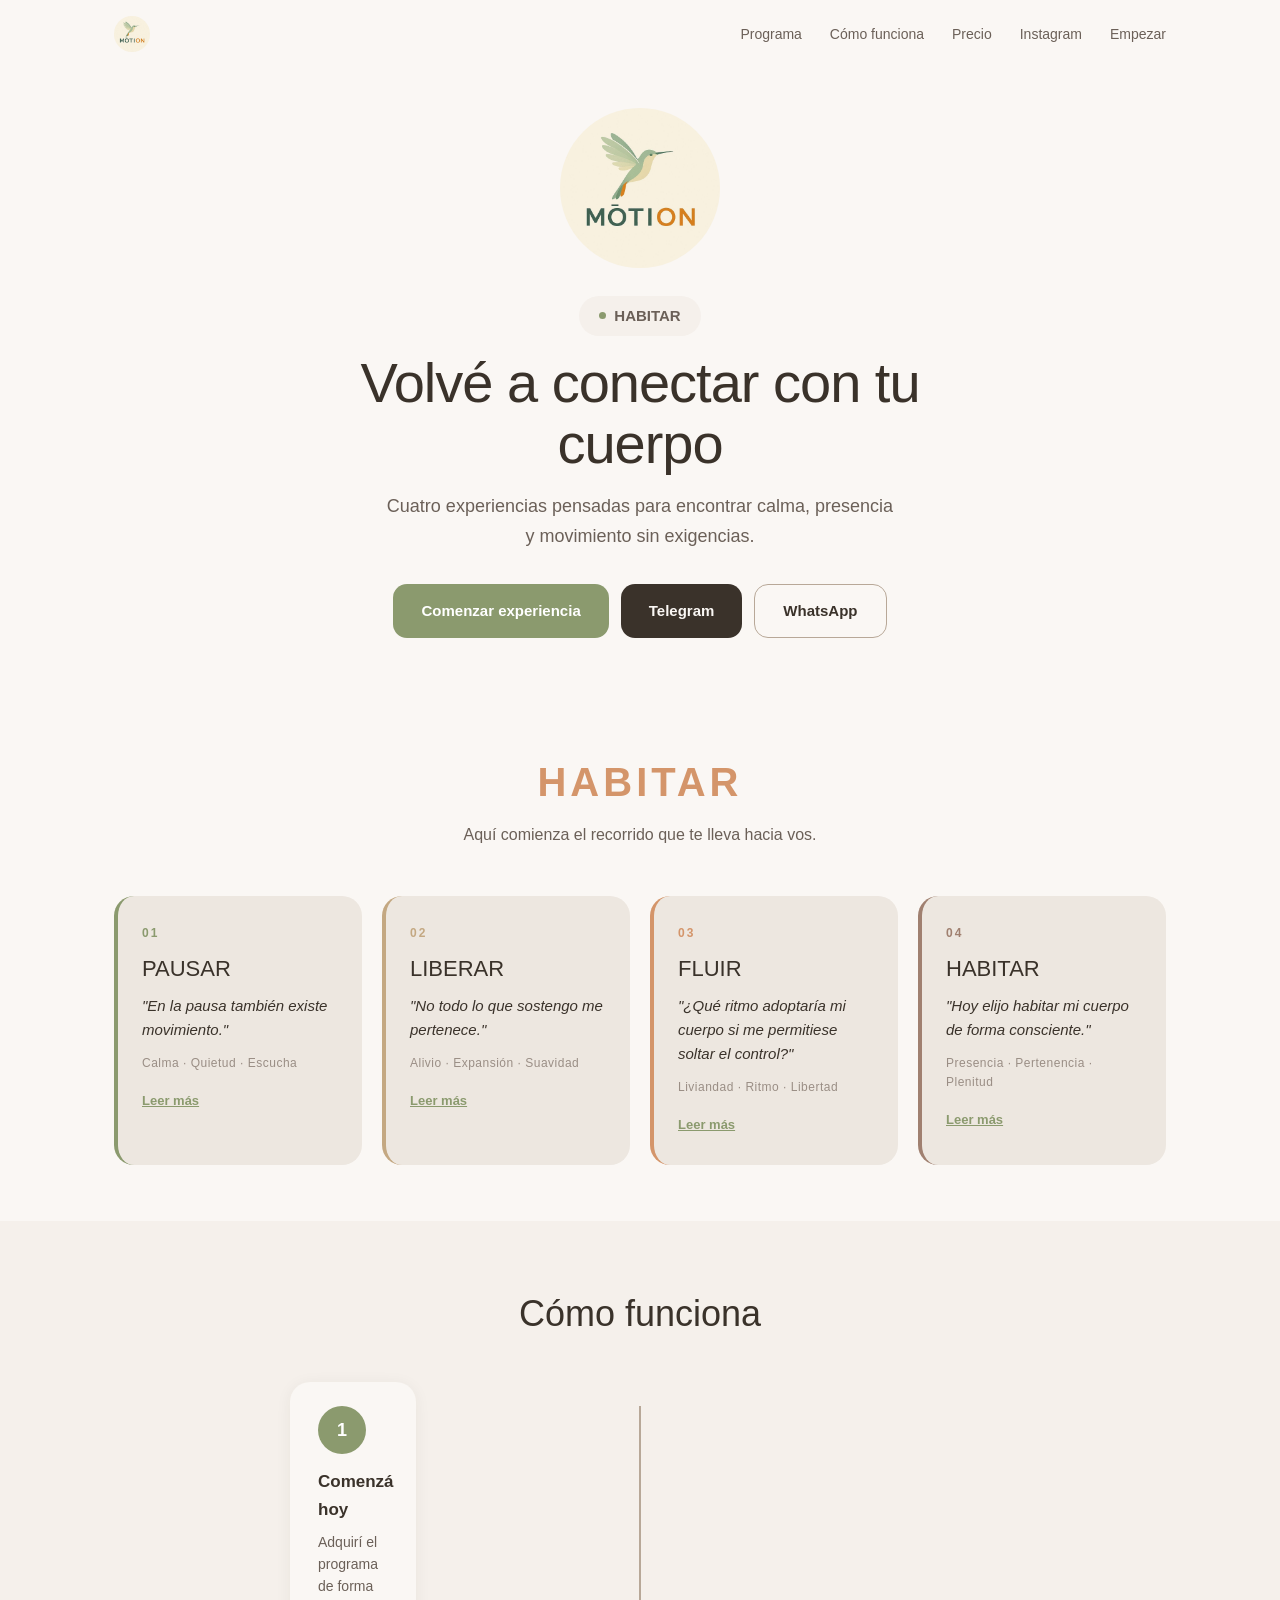
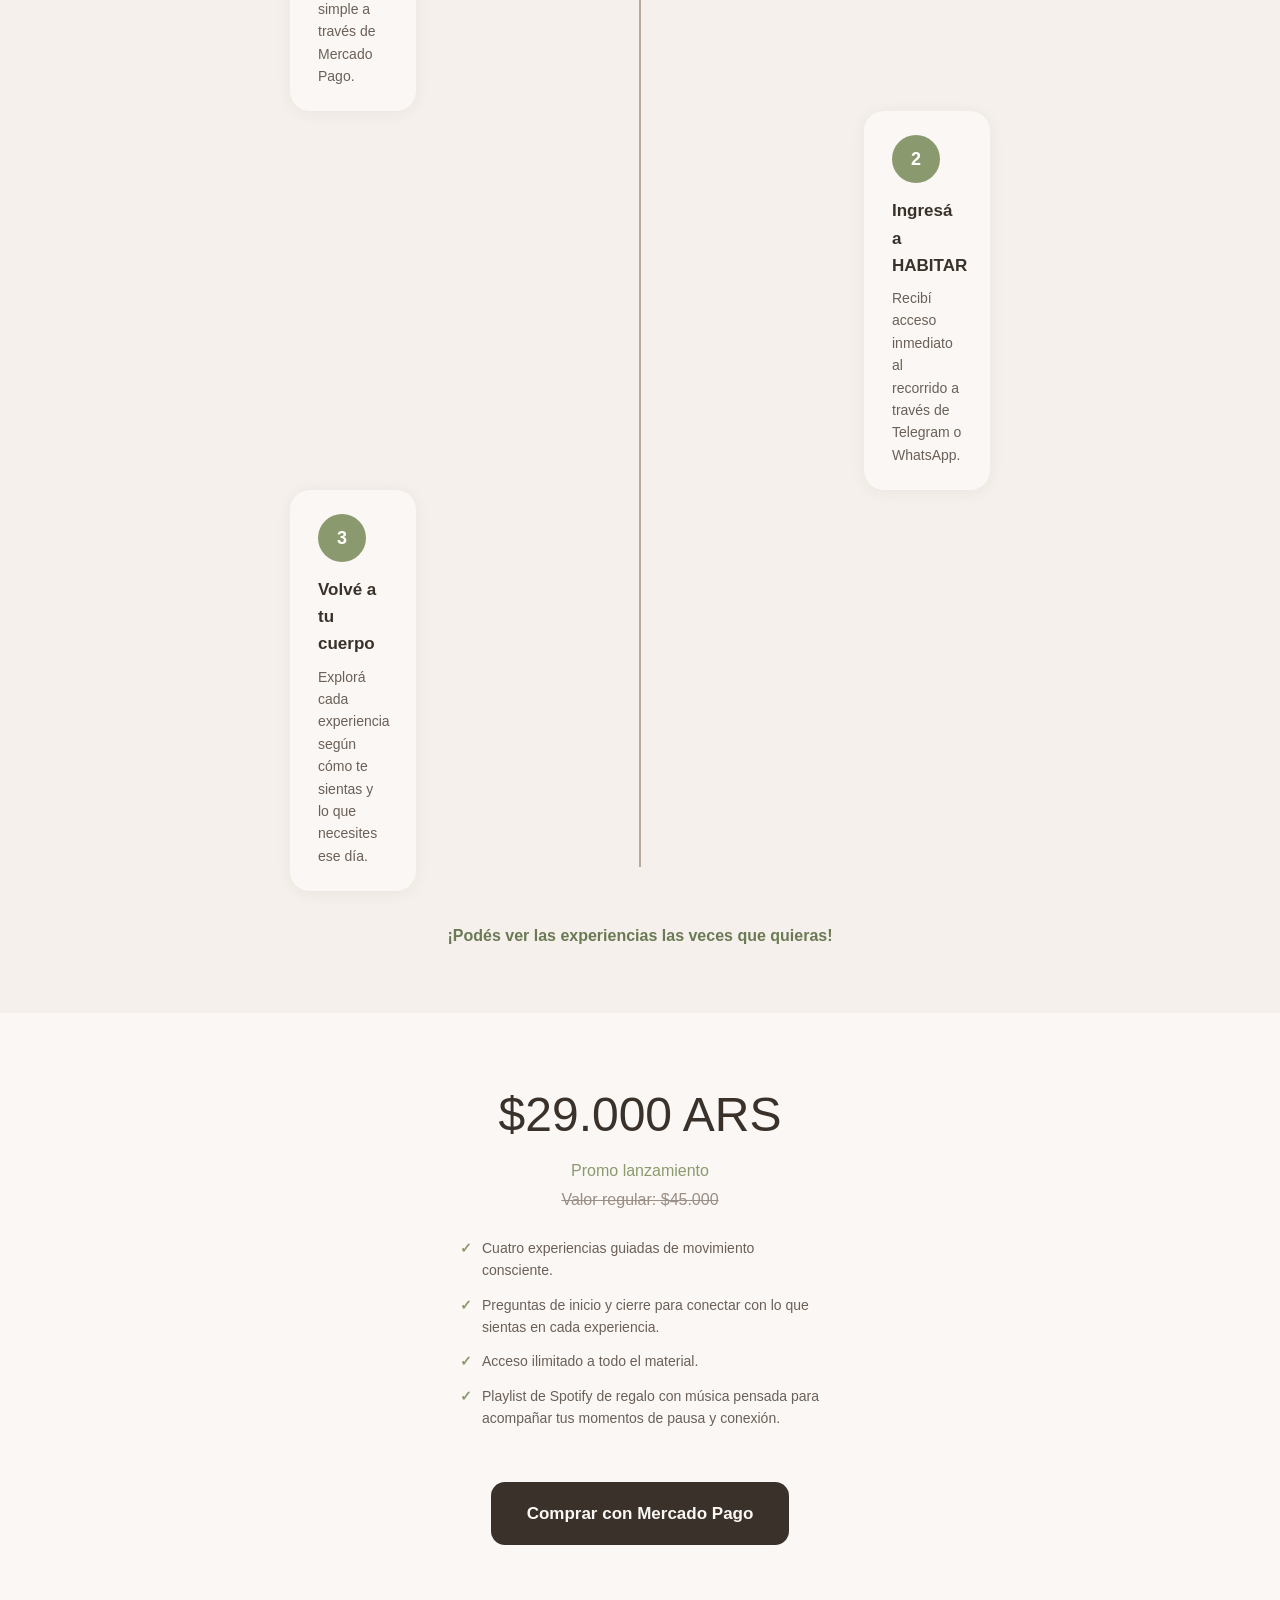
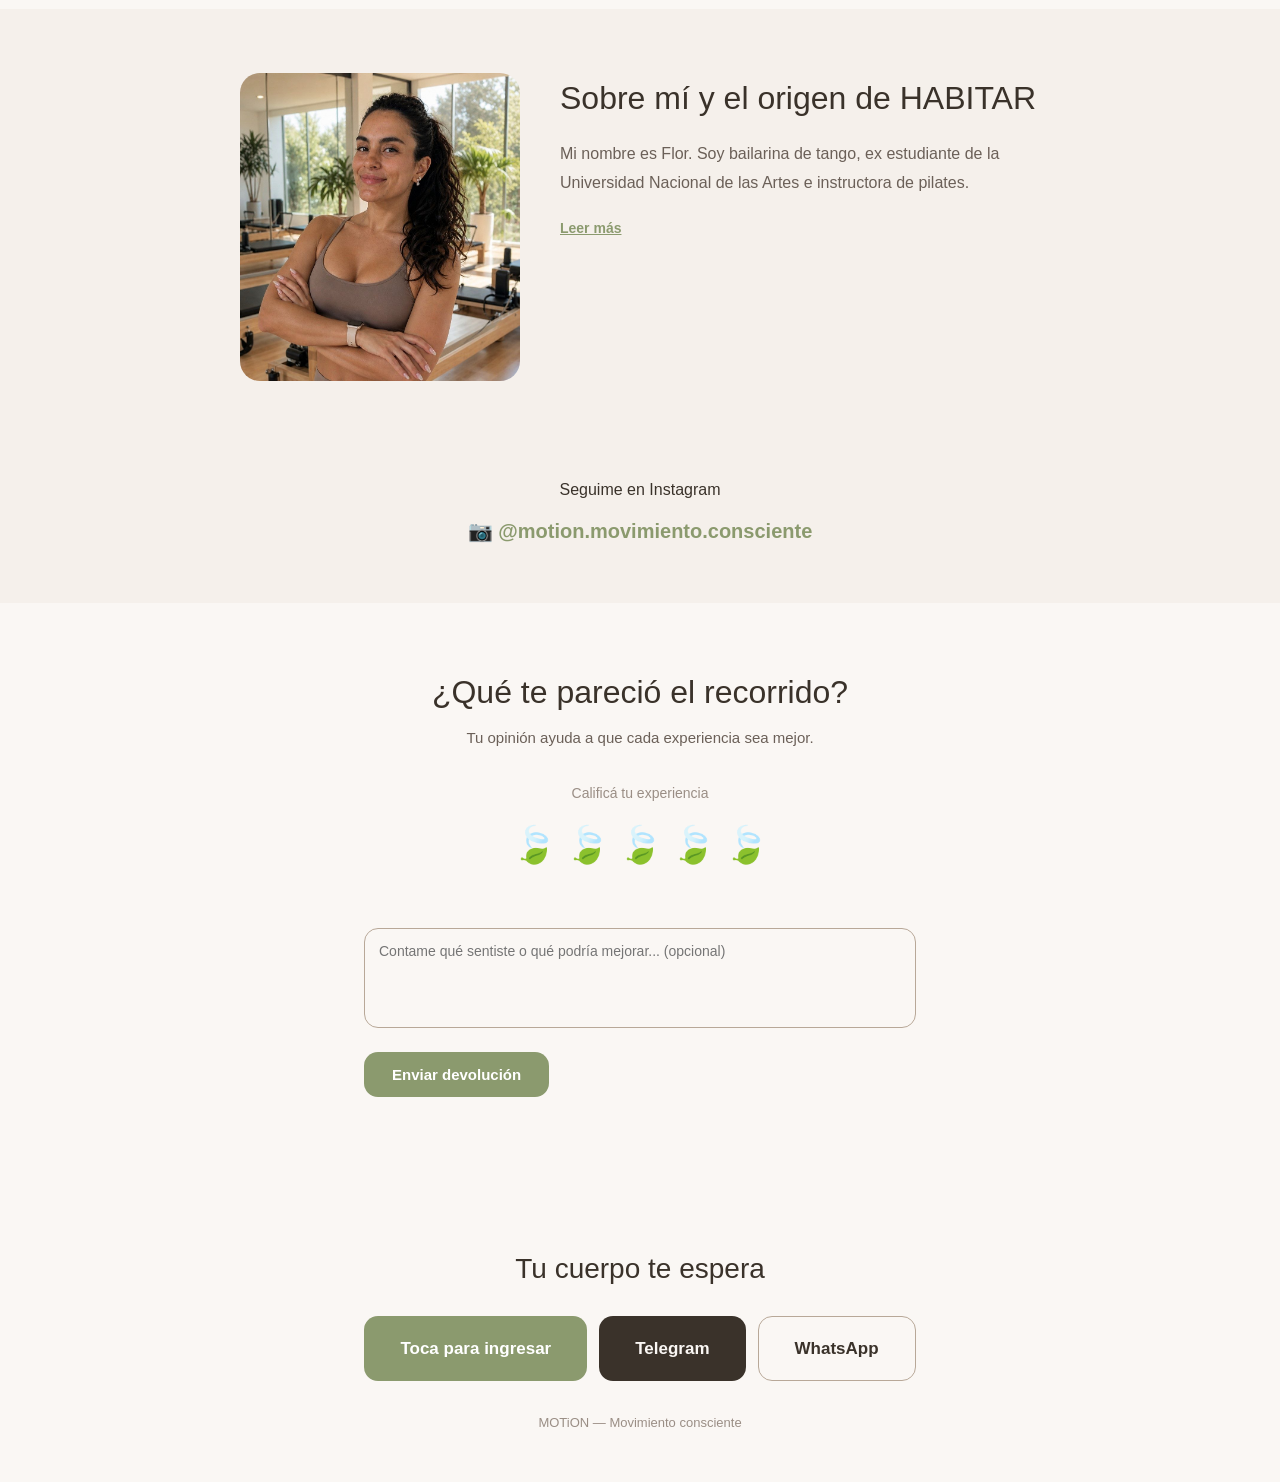
<file: index.html>
<!DOCTYPE html>
<html lang="es">
<head>
    <meta charset="UTF-8">
    <meta name="viewport" content="width=device-width, initial-scale=1.0">
    <title>MOTiON – HABITAR | Movimiento consciente</title>
    <meta name="description" content="Un recorrido de cuatro experiencias para que vuelvas a conectar con tu cuerpo.">
    <meta name="theme-color" content="#D4C5B9">
    <link rel="icon" type="image/x-icon" href="favicon.ico">
    <link rel="shortcut icon" type="image/x-icon" href="favicon.ico">

    <style>
        :root {
            --beige: #D4C5B9; --beige-light: #E8DDD4; --beige-dark: #B8A898;
            --olive: #8B9A6E; --olive-dark: #6B7A55; --olive-light: #A3AF89;
            --sand: #C4A882; --brown: #A08070; --terracotta: #D4956A;
            --white: #FAF7F4; --off-white: #F5F0EB; --card: #EDE7E0;
            --text: #3A322A; --text-light: #6B6058; --text-muted: #9A8E85;
            --radius: 20px; --radius-sm: 14px;
            --shadow: 0 2px 16px rgba(58,50,42,0.06);
            --font: -apple-system, BlinkMacSystemFont, 'Segoe UI', Roboto, sans-serif;
            --max-w: 1100px;
        }
        *, *::before, *::after { margin: 0; padding: 0; box-sizing: border-box; }
        html { scroll-behavior: smooth; -webkit-font-smoothing: antialiased; }
        body {
            font-family: var(--font); background: var(--white); color: var(--text);
            line-height: 1.6; font-size: 16px;
        }

        /* ── NAV ── */
        .nav { max-width: var(--max-w); margin: 0 auto; padding: 16px 24px; display: flex; align-items: center; justify-content: space-between; }
        .nav-logo { font-size: 22px; font-weight: 600; letter-spacing: -0.3px; color: var(--text); display: flex; align-items: center; gap: 8px; }
        .nav-links { display: flex; gap: 28px; list-style: none; }
        .nav-links a { color: var(--text-light); font-size: 14px; font-weight: 500; text-decoration: none; transition: color .2s; }
        .nav-links a:hover { color: var(--text); }

        /* ── HERO ── */
        .hero { padding: 40px 24px 56px; text-align: center; max-width: 740px; margin: 0 auto; }
        .hero-logo { margin-bottom: 20px; }
        .hero-logo img { width: 160px; height: 160px; object-fit: cover; border-radius: 50%; }
        .hero-badge { display: inline-flex; align-items: center; gap: 8px; padding: 8px 20px; border-radius: 100px; background: var(--off-white); font-size: 15px; font-weight: 600; color: var(--text-light); margin-bottom: 16px; }
        .hero-badge .dot { width: 7px; height: 7px; border-radius: 50%; background: var(--olive); }
        .hero h1 { font-size: clamp(32px, 7vw, 56px); font-weight: 300; line-height: 1.1; letter-spacing: -1px; margin-bottom: 16px; }
        .hero h1 strong { font-weight: 500; }
        .hero .sub { font-size: 15px; color: var(--text-muted); letter-spacing: .5px; margin-bottom: 20px; }
        .hero p { font-size: 18px; color: var(--text-light); line-height: 1.7; max-width: 520px; margin: 0 auto 32px; }
        .hero-buttons { display: flex; gap: 12px; justify-content: center; flex-wrap: wrap; }
        .btn {
            display: inline-flex; align-items: center; gap: 8px; padding: 14px 28px;
            border-radius: var(--radius-sm); font-size: 15px; font-weight: 600;
            text-decoration: none; transition: all .25s; cursor: pointer; border: none; font-family: var(--font);
        }
        .btn:active { transform: scale(.97); }
        .btn-primary { background: var(--olive); color: #fff; }
        .btn-primary:hover { background: var(--olive-dark); transform: translateY(-1px); }
        .btn-dark { background: var(--text); color: var(--white); }
        .btn-dark:hover { background: #2A221A; transform: translateY(-1px); }
        .btn-outline { background: transparent; color: var(--text); border: 1.5px solid var(--beige-dark); }
        .btn-outline:hover { border-color: var(--text); }
        .btn-large { padding: 18px 36px; font-size: 17px; }

        /* ── PROGRAM ── */
        .program { padding: 56px 24px; max-width: var(--max-w); margin: 0 auto; }
        .program h2 {
            text-align: center; font-size: 40px; font-weight: 700;
            letter-spacing: 4px; text-transform: uppercase;
            color: var(--terracotta); margin-bottom: 8px;
        }
        .program .subtitle { text-align: center; color: var(--text-light); margin-bottom: 48px; font-size: 16px; }
        .states-grid {
            display: grid;
            grid-template-columns: repeat(auto-fit, minmax(240px, 1fr));
            gap: 20px;
        }
        .state-card {
            background: var(--card); border-radius: var(--radius); padding: 28px 24px;
            cursor: pointer; transition: all .3s; border-left: 4px solid var(--card-accent, var(--olive));
            text-decoration: none; color: inherit; display: block;
        }
        .state-card:hover { box-shadow: 0 8px 32px rgba(58,50,42,.12); transform: translateY(-3px); }
        .state-num { font-size: 12px; font-weight: 700; color: var(--card-accent); letter-spacing: 2px; margin-bottom: 8px; }
        .state-card h3 { font-size: 22px; font-weight: 400; margin-bottom: 8px; }
        .state-card .phrase { font-size: 15px; color: var(--text); line-height: 1.6; margin-bottom: 12px; font-style: italic; }
        .state-card .feel { font-size: 12px; color: var(--text-muted); letter-spacing: .5px; margin-bottom: 12px; }
        .state-desc { font-size: 14px; color: var(--text-light); line-height: 1.7; max-height: 0; overflow: hidden; transition: max-height .4s ease, opacity .3s ease; opacity: 0; }
        .state-desc.expanded { max-height: 400px; opacity: 1; margin-top: 10px; }
        .btn-leer { display: inline-block; margin-top: 8px; font-size: 13px; font-weight: 600; color: var(--olive); cursor: pointer; text-decoration: underline; background: none; border: none; padding: 0; font-family: var(--font); }
        .btn-leer:hover { color: var(--olive-dark); }

        /* ── HOW ── */
        .how { padding: 64px 24px; background: var(--off-white); }
        .how-inner { max-width: var(--max-w); margin: 0 auto; text-align: center; }
        .how-inner h2 { font-size: 36px; font-weight: 300; margin-bottom: 40px; }
        .path { display: flex; flex-direction: column; align-items: center; gap: 0; position: relative; }
        .path::before {
            content: ''; position: absolute; top: 24px; bottom: 24px; left: 50%;
            width: 2px; background: var(--beige-dark); transform: translateX(-50%);
        }
        .step-wrap { display: flex; align-items: center; width: 100%; max-width: 700px; position: relative; z-index: 1; }
        .step-wrap:nth-child(odd) { justify-content: flex-start; padding-right: calc(50% + 24px); }
        .step-wrap:nth-child(even) { justify-content: flex-end; padding-left: calc(50% + 24px); }
        .step {
            background: var(--white); border-radius: var(--radius); padding: 24px 28px;
            box-shadow: var(--shadow); text-align: left; max-width: 320px; width: 100%;
        }
        .step-icon { width: 48px; height: 48px; border-radius: 50%; background: var(--olive); display: flex; align-items: center; justify-content: center; margin-bottom: 14px; font-size: 18px; font-weight: 600; color: #fff; }
        .step h4 { font-size: 17px; font-weight: 600; margin-bottom: 8px; color: var(--text); }
        .step p { font-size: 14px; color: var(--text-light); line-height: 1.6; }
        .how .highlight { margin-top: 32px; font-size: 16px; color: var(--olive-dark); font-weight: 600; }
        @media (max-width: 700px) {
            .path::before { left: 24px; transform: none; }
            .step-wrap:nth-child(odd), .step-wrap:nth-child(even) { justify-content: flex-start; padding-left: 48px; padding-right: 0; }
        }

        /* ── PRICING ── */
        .pricing { padding: 64px 24px; max-width: 500px; margin: 0 auto; text-align: center; }
        .pricing h2 { font-size: 48px; font-weight: 200; margin-bottom: 4px; }
        .pricing-sub { color: var(--olive); font-weight: 500; margin-bottom: 4px; }
        .pricing-reg { color: var(--text-muted); text-decoration: line-through; margin-bottom: 24px; }
        .pricing-features { list-style: none; text-align: left; max-width: 360px; margin: 0 auto 28px; display: flex; flex-direction: column; gap: 12px; }
        .pricing-features li { display: flex; align-items: flex-start; gap: 10px; font-size: 14px; color: var(--text-light); }
        .pricing-features .check { color: var(--olive); font-weight: 700; flex-shrink: 0; }
        .pricing-note { font-size: 13px; color: var(--text-muted); margin-top: 16px; }

        /* ── ABOUT ── */
        .about { padding: 64px 24px; background: var(--off-white); }
        .about-inner { max-width: 800px; margin: 0 auto; display: flex; gap: 40px; align-items: flex-start; flex-wrap: wrap; }
        .about-img { flex: 0 0 280px; border-radius: var(--radius); overflow: hidden; }
        .about-img img { width: 100%; height: auto; display: block; }
        .about-text { flex: 1; min-width: 280px; }
        .about-text h2 { font-size: 32px; font-weight: 300; margin-bottom: 16px; }
        .about-text p { font-size: 16px; color: var(--text-light); line-height: 1.8; margin-bottom: 12px; }
        .about-text .more { display: none; }
        .about-text.expanded .more { display: block; }
        .btn-read { display: inline-block; margin-top: 8px; font-size: 14px; font-weight: 600; color: var(--olive); cursor: pointer; text-decoration: underline; }
        @media (max-width: 700px) { .about-inner { flex-direction: column; text-align: center; } .about-img { flex: 0 0 auto; max-width: 240px; margin: 0 auto; } }

        /* ── INSTAGRAM SOCIAL ── */
        .insta-social { padding: 32px 24px 56px; text-align: center; background: var(--off-white); }
        .insta-social p { font-size: 16px; color: var(--text); font-weight: 500; margin-bottom: 12px; }
        .insta-social a {
            display: inline-flex; align-items: center; gap: 8px;
            font-size: 20px; color: var(--olive); text-decoration: none;
            font-weight: 600; transition: color .2s;
        }
        .insta-social a:hover { color: var(--olive-dark); }

        /* ── FOOTER ── */
        footer { padding: 48px 24px; text-align: center; }
        footer .cta-title { font-size: 28px; font-weight: 300; margin-bottom: 24px; }
        footer .cta-btns { display: flex; gap: 12px; justify-content: center; flex-wrap: wrap; margin-bottom: 32px; }
        footer .note { font-size: 13px; color: var(--text-muted); }
        footer .handle { font-size: 12px; color: var(--text-muted); letter-spacing: 1px; margin-top: 4px; }

        @media (max-width: 600px) {
            .nav-links { display: none; }
            .states-grid { grid-template-columns: 1fr; }
            .hero-buttons { flex-direction: column; align-items: center; }
            .btn { width: 100%; justify-content: center; }
            footer .cta-btns { flex-direction: column; align-items: center; }
        }
    </style>
</head>
<body>
    <nav class="nav">
        <a href="#" class="nav-logo" onclick="return false" style="text-decoration:none;"><img src="logo.jpg" alt="MOTiON" style="width:36px;height:36px;border-radius:50%;object-fit:cover;"></a>
        <ul class="nav-links">
            <li><a href="#programa">Programa</a></li>
            <li><a href="#como-funciona">Cómo funciona</a></li>
            <li><a href="#precio">Precio</a></li>
            <li><a href="https://www.instagram.com/motion.moviento.consciente" target="_blank">Instagram</a></li>
            <li><a href="#empezar">Empezar</a></li>
        </ul>
    </nav>

    <section class="hero">
        <div class="hero-logo"><img src="logo.jpg" alt="MOTiON HABITAR"></div>
        <div class="hero-badge"><span class="dot"></span>HABITAR</div>
        <h1>Volvé a conectar con tu cuerpo</h1>
        <p>Cuatro experiencias pensadas para encontrar calma, presencia y movimiento sin exigencias.</p>
        <div class="hero-buttons">
            <a href="https://mpago.la/2Ghk3Vm" class="btn btn-primary" target="_blank">Comenzar experiencia</a>
            <a href="https://t.me/pilates_courses_bot" class="btn btn-dark" target="_blank">Telegram</a>
            <a href="https://wa.me/5491132787456?text=%C2%A1Hola!+Quisiera+info+sobre+HABITAR" class="btn btn-outline" target="_blank">WhatsApp</a>
        </div>
    </section>

    <section class="program" id="programa">
        <h2>HABITAR</h2>
        <p class="subtitle">Aquí comienza el recorrido que te lleva hacia vos.</p>
        <div class="states-grid">
            <div class="state-card" style="--card-accent:#8B9A6E">
                <div class="state-num">01</div>
                <h3>PAUSAR</h3>
                <p class="phrase">"En la pausa también existe movimiento."</p>
                <p class="feel">Calma · Quietud · Escucha</p>
                <button class="btn-leer" onclick="toggleDesc(this)">Leer más</button>
                <div class="state-desc">
                    <p>Una experiencia suave y consciente pensada para esos días donde el cuerpo y la mente necesitan detenerse.</p>
                    <p>A través de la respiración consciente, movimientos amables y el registro corporal, PAUSAR propone darte un espacio para desacelerar y conectar con el momento presente.</p>
                </div>
            </div>
            <div class="state-card" style="--card-accent:#C4A882">
                <div class="state-num">02</div>
                <h3>LIBERAR</h3>
                <p class="phrase">"No todo lo que sostengo me pertenece."</p>
                <p class="feel">Alivio · Expansión · Suavidad</p>
                <button class="btn-leer" onclick="toggleDesc(this)">Leer más</button>
                <div class="state-desc">
                    <p>Diseñado para momentos de sobrecarga física y mental. Una experiencia que atraviesa movimientos fluidos, generando sensación de liviandad y amplitud corporal.</p>
                    <p>Ideal para liberar tensiones acumuladas.</p>
                </div>
            </div>
            <div class="state-card" style="--card-accent:#D4956A">
                <div class="state-num">03</div>
                <h3>FLUIR</h3>
                <p class="phrase">"¿Qué ritmo adoptaría mi cuerpo si me permitiese soltar el control?"</p>
                <p class="feel">Liviandad · Ritmo · Libertad</p>
                <button class="btn-leer" onclick="toggleDesc(this)">Leer más</button>
                <div class="state-desc">
                    <p>Una experiencia de movimiento continuo a través de secuencias simples encadenadas que aportan energía y nos permiten soltar el control por unos minutos.</p>
                    <p>FLUIR busca conectar con una sensación dinámica y natural.</p>
                </div>
            </div>
            <div class="state-card" style="--card-accent:#A08070">
                <div class="state-num">04</div>
                <h3>HABITAR</h3>
                <p class="phrase">"Hoy elijo habitar mi cuerpo de forma consciente."</p>
                <p class="feel">Presencia · Pertenencia · Plenitud</p>
                <button class="btn-leer" onclick="toggleDesc(this)">Leer más</button>
                <div class="state-desc">
                    <p>Esta última experiencia propone un espacio de integración desde la presencia y conexión.</p>
                    <p>Movimientos respirados y sostenidos que nos permiten reconocer qué sucede en nuestro cuerpo cuando le damos tiempo y espacio para ser.</p>
                    <p>Un momento ideal para cuando necesites volver a vos.</p>
                </div>
            </div>
        </div>
    </section>

    <section class="how" id="como-funciona">
        <div class="how-inner">
            <h2>Cómo funciona</h2>
            <div class="path">
                <div class="step-wrap">
                    <div class="step">
                        <div class="step-icon">1</div>
                        <h4>Comenzá hoy</h4>
                        <p>Adquirí el programa de forma simple a través de Mercado Pago.</p>
                    </div>
                </div>
                <div class="step-wrap">
                    <div class="step">
                        <div class="step-icon">2</div>
                        <h4>Ingresá a HABITAR</h4>
                        <p>Recibí acceso inmediato al recorrido a través de Telegram o WhatsApp.</p>
                    </div>
                </div>
                <div class="step-wrap">
                    <div class="step">
                        <div class="step-icon">3</div>
                        <h4>Volvé a tu cuerpo</h4>
                        <p>Explorá cada experiencia según cómo te sientas y lo que necesites ese día.</p>
                    </div>
                </div>
            </div>
            <p class="highlight">¡Podés ver las experiencias las veces que quieras!</p>
        </div>
    </section>

    <section class="pricing" id="precio">
        <h2>$29.000 ARS</h2>
        <p class="pricing-sub">Promo lanzamiento</p>
        <p class="pricing-reg">Valor regular: $45.000</p>
        <ul class="pricing-features">
            <li><span class="check">✓</span> Cuatro experiencias guiadas de movimiento consciente.</li>
            <li><span class="check">✓</span> Preguntas de inicio y cierre para conectar con lo que sientas en cada experiencia.</li>
            <li><span class="check">✓</span> Acceso ilimitado a todo el material.</li>
            <li><span class="check">✓</span> Playlist de Spotify de regalo con música pensada para acompañar tus momentos de pausa y conexión.</li>
        </ul>
        <a href="https://mpago.la/2Ghk3Vm" class="btn btn-dark btn-large" target="_blank" style="margin-top:24px">Comprar con Mercado Pago</a>
    </section>

    <section class="about" id="acerca">
        <div class="about-inner">
            <div class="about-img">
                <img src="I.jpg" alt="Sobre mí">
            </div>
            <div class="about-text" id="aboutText">
                <h2>Sobre mí y el origen de HABITAR</h2>
                <p>Mi nombre es Flor. Soy bailarina de tango, ex estudiante de la Universidad Nacional de las Artes e instructora de pilates.</p>
                <p class="more">Mi recorrido a través de la danza y distintas formaciones en pilates, corrección postural y trabajo corporal consciente, hoy me brindan las herramientas para acompañarte en este primer proyecto: MOTioN.</p>
                <p class="more">Hace tiempo que comencé a notar, en personas atravesadas por la exigencia, el cansancio y el ritmo acelerado del día a día, un patrón que se repetía constantemente: cuerpos activos, pero profundamente desconectados de sí mismos.</p>
                <p class="more">Entonces entendí que la conexión con el cuerpo va mucho más allá de cumplir una rutina de ejercicios sin presencia ni conexión.</p>
                <p class="more">Y así es como nace HABITAR: desde la búsqueda personal y profesional de crear un espacio más humano y amable, donde el cuerpo, la respiración y la presencia nos permitan recuperar el vínculo con nosotros mismos.</p>
                <span class="btn-read" onclick="document.getElementById('aboutText').classList.toggle('expanded');this.textContent=document.getElementById('aboutText').classList.contains('expanded')?'Leer menos':'Leer más'">Leer más</span>
            </div>
        </div>
    </section>

    <section class="insta-social">
        <p>Seguime en Instagram</p>
        <a href="https://www.instagram.com/motion.moviento.consciente?igsh=MTl3bTB4aTFlc2V6MQ==" target="_blank">
            📷 @motion.movimiento.consciente
        </a>
    </section>

    <section class="feedback" id="feedback" style="padding:64px 24px;max-width:600px;margin:0 auto;">
        <div style="text-align:center;margin-bottom:32px;">
            <h2 style="font-size:32px;font-weight:300;color:var(--text);margin-bottom:8px;">¿Qué te pareció el recorrido?</h2>
            <p style="font-size:15px;color:var(--text-light);">Tu opinión ayuda a que cada experiencia sea mejor.</p>
        </div>
        <div style="text-align:center;margin-bottom:28px;">
            <p style="font-size:14px;color:var(--text-muted);margin-bottom:12px;">Calificá tu experiencia</p>
            <div style="display:flex;justify-content:center;gap:8px;font-size:36px;">
                <span style="cursor:pointer;transition:.2s;" onclick="rate(1)" onmouseenter="hoverRate(1)" onmouseleave="resetRate()">🍃</span>
                <span style="cursor:pointer;transition:.2s;" onclick="rate(2)" onmouseenter="hoverRate(2)" onmouseleave="resetRate()">🍃</span>
                <span style="cursor:pointer;transition:.2s;" onclick="rate(3)" onmouseenter="hoverRate(3)" onmouseleave="resetRate()">🍃</span>
                <span style="cursor:pointer;transition:.2s;" onclick="rate(4)" onmouseenter="hoverRate(4)" onmouseleave="resetRate()">🍃</span>
                <span style="cursor:pointer;transition:.2s;" onclick="rate(5)" onmouseenter="hoverRate(5)" onmouseleave="resetRate()">🍃</span>
            </div>
            <p id="rateLabel" style="font-size:13px;color:var(--olive);margin-top:8px;min-height:18px;font-weight:600;"></p>
        </div>
        <textarea id="fbComment" placeholder="Contame qué sentiste o qué podría mejorar... (opcional)" style="width:100%;min-height:100px;background:var(--white);border:1.5px solid var(--beige-dark);border-radius:var(--radius-sm);padding:14px;font-family:var(--font);font-size:14px;color:var(--text);resize:none;outline:none;margin-bottom:16px;"></textarea>
        <button class="btn btn-primary" onclick="submitFeedback()" style="border:none;">Enviar devolución</button>
        <p id="fbThanks" style="text-align:center;margin-top:16px;font-size:14px;color:var(--olive);font-weight:600;opacity:0;transition:opacity .4s;">¡Gracias por tu devolución! 🌿</p>
    </section>

    <footer id="empezar">
        <p class="cta-title">Tu cuerpo te espera</p>
        <div class="cta-btns">
            <a href="https://t.me/pilates_courses_bot" class="btn btn-primary btn-large" target="_blank">Toca para ingresar</a>
            <a href="https://t.me/pilates_courses_bot" class="btn btn-dark btn-large" target="_blank">Telegram</a>
            <a href="https://wa.me/5491132787456?text=%C2%A1Hola!+Quisiera+info+sobre+HABITAR" class="btn btn-outline btn-large" target="_blank">WhatsApp</a>
        </div>
        <p class="note">MOTiON — Movimiento consciente</p>
    </footer>
    <script>
    // Leer mas en cada experiencia
    function toggleDesc(btn) {
        var desc = btn.nextElementSibling;
        var isExpanded = desc.classList.contains('expanded');
        document.querySelectorAll('.state-desc.expanded').forEach(function(d){ d.classList.remove('expanded'); d.previousElementSibling.textContent='Leer más'; });
        if (!isExpanded) { desc.classList.add('expanded'); btn.textContent='Leer menos'; }
    }

    // Feedback rating
    var currentRate = 0;
    var hoverRateVal = 0;
    var labels = ['','Podría mejorar','Está bien','Buena','Muy buena','¡Increíble!'];
    function rate(n) {
        currentRate = n;
        updateStars();
        document.getElementById('rateLabel').textContent = labels[n];
    }
    function hoverRate(n) {
        hoverRateVal = n;
        updateStars();
        document.getElementById('rateLabel').textContent = labels[n];
    }
    function resetRate() {
        hoverRateVal = 0;
        updateStars();
        document.getElementById('rateLabel').textContent = currentRate ? labels[currentRate] : '';
    }
    function updateStars() {
        var stars = document.querySelectorAll('#feedback span[onclick^="rate"]');
        var val = hoverRateVal || currentRate;
        stars.forEach(function(s,i){
            s.style.filter = (i < val) ? 'none' : 'grayscale(100%) opacity(0.3)';
        });
    }
    function submitFeedback() {
        var comment = document.getElementById('fbComment').value.trim();
        var thanks = document.getElementById('fbThanks');
        if (!currentRate && !comment) { alert('Dejá al menos una calificación o un comentario.'); return; }
        thanks.style.opacity = '1';
        setTimeout(function(){ thanks.style.opacity = '0'; }, 5000);
        // Datos listos para enviar a backend
        var payload = {action:'feedback',rating:currentRate,comment:comment,date:new Date().toISOString()};
        if (window.Telegram && Telegram.WebApp && Telegram.WebApp.sendData) {
            Telegram.WebApp.sendData(JSON.stringify(payload));
        }
        currentRate = 0;
        document.getElementById('fbComment').value = '';
        resetRate();
    }
    </script>
</body>
</html>
</file>
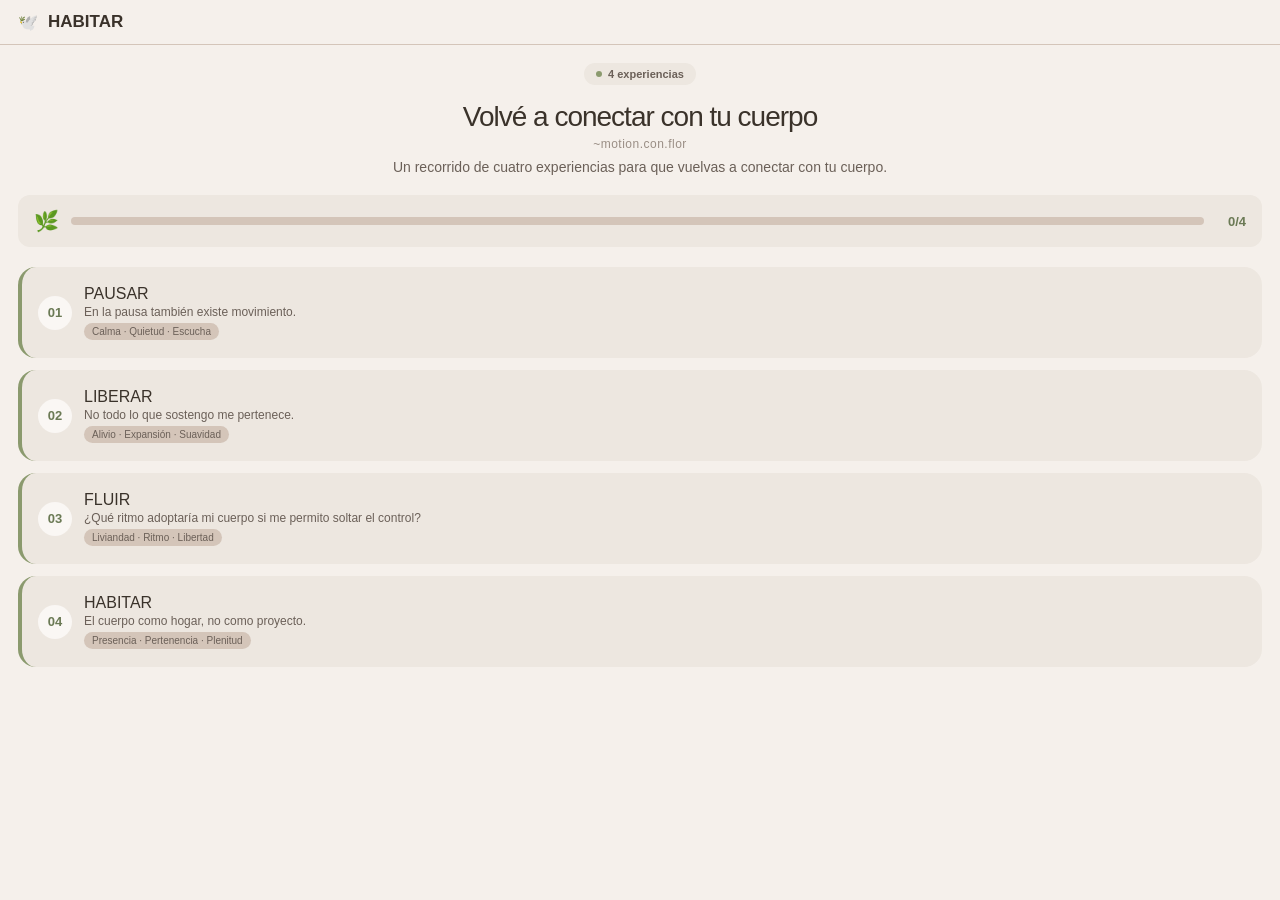
<file: webapp/index.html>
<!DOCTYPE html>
<html lang="es">
<head>
    <meta charset="UTF-8">
    <meta name="viewport" content="width=device-width, initial-scale=1.0, maximum-scale=1.0, user-scalable=no, viewport-fit=cover">
    <title>MOTiON – HABITAR</title>
    <script src="https://telegram.org/js/telegram-web-app.js"></script>
    <style>
        :root {
            --bg: #F5F0EB; --card: #EDE7E0; --white: #FAF7F4; --text: #3A322A;
            --text-light: #6B6058; --text-muted: #9A8E85; --olive: #8B9A6E; --olive-dark: #6B7A55;
            --sand: #C4A882; --terracotta: #D4956A; --brown: #A08070; --beige: #D4C5B9; --beige-dark: #B8A898;
            --radius: 18px; --radius-sm: 12px; --radius-big: 24px;
            --font: -apple-system, BlinkMacSystemFont, 'Segoe UI', Roboto, sans-serif;
        }
        *{margin:0;padding:0;box-sizing:border-box}
        html,body{height:100%;overflow:hidden}
        body{
            font-family:var(--font);background:var(--bg);color:var(--text);
            -webkit-font-smoothing:antialiased;-webkit-tap-highlight-color:transparent;
            display:flex;flex-direction:column;
        }

        .header{
            padding:12px 18px;display:flex;align-items:center;gap:10px;
            background:var(--bg);flex-shrink:0;z-index:10;border-bottom:1px solid var(--beige);
        }
        .header-title{font-size:17px;font-weight:600;flex:1}

        .screens{
            flex:1;overflow-y:auto;overflow-x:hidden;
            -webkit-overflow-scrolling:touch;padding:18px;
            scroll-behavior:smooth;
        }
        .screen{display:none;animation:fadeIn .3s ease}
        .screen.active{display:block}
        @keyframes fadeIn{from{opacity:0;transform:translateY(6px)}to{opacity:1;transform:translateY(0)}}

        /* ── HOME ── */
        .welcome{margin-bottom:20px;text-align:center}
        .welcome-badge{display:inline-flex;align-items:center;gap:6px;padding:5px 12px;border-radius:100px;background:var(--card);font-size:11px;font-weight:600;color:var(--text-light);margin-bottom:16px}
        .welcome-badge .dot{width:6px;height:6px;border-radius:50%;background:var(--olive)}
        .welcome h1{font-size:28px;font-weight:300;letter-spacing:-1px;margin-bottom:4px}
        .welcome p{font-size:14px;color:var(--text-light);margin-bottom:18px}
        .welcome .sub{font-size:12px;color:var(--text-muted);letter-spacing:.5px;margin-bottom:8px}

        .progress-bar-wrap{background:var(--card);border-radius:var(--radius-sm);padding:14px 16px;margin-bottom:20px;display:flex;align-items:center;gap:12px}
        .progress-fill-wrap{flex:1;height:8px;background:var(--beige);border-radius:4px;overflow:hidden}
        .progress-fill{height:100%;background:var(--olive);border-radius:4px;transition:width .6s ease}
        .progress-text{font-size:13px;font-weight:600;color:var(--olive-dark);min-width:30px;text-align:right}

        .lesson-list{display:flex;flex-direction:column;gap:12px}
        .lesson-card{
            background:var(--card);border-radius:var(--radius);padding:18px 16px;
            display:flex;align-items:center;gap:12px;cursor:pointer;transition:all .25s;
            border-left:4px solid var(--olive);position:relative
        }
        .lesson-card:active{transform:scale(.98);background:#E4DDD5}
        .lesson-card.completed{opacity:.85}
        .lesson-card.completed::after{content:'✓';position:absolute;right:16px;top:50%;transform:translateY(-50%);font-size:18px;color:var(--olive);font-weight:700}
        .lesson-num{width:34px;height:34px;border-radius:50%;background:var(--white);display:flex;align-items:center;justify-content:center;font-size:13px;font-weight:700;color:var(--olive-dark);flex-shrink:0}
        .lesson-card.completed .lesson-num{background:var(--olive);color:#fff}
        .lesson-info{flex:1;min-width:0}
        .lesson-name{font-size:16px;font-weight:500}
        .lesson-desc{font-size:12px;color:var(--text-light);margin-top:2px}
        .lesson-tags{font-size:10px;padding:3px 8px;border-radius:100px;background:var(--beige);color:var(--text-light);margin-top:4px;display:inline-block}

        /* ── LESSON ── */
        .lesson-label{font-size:11px;text-transform:uppercase;letter-spacing:2px;color:var(--olive);font-weight:600;margin-bottom:4px}
        .lesson-ttl{font-size:26px;font-weight:300;letter-spacing:-.5px;margin-bottom:2px}
        .lesson-sub{font-size:13px;color:var(--text-light);margin-bottom:16px}

        .video-wrap{
            width:100%;aspect-ratio:16/9;border-radius:var(--radius-big);
            overflow:hidden;box-shadow:0 10px 30px rgba(0,0,0,.12);
            margin-bottom:18px;background:#1a1a1a;position:relative;
        }
        .video-wrap iframe{width:100%;height:100%;border:none}
        .video-overlay{
            position:absolute;inset:0;z-index:2;cursor:pointer;
            display:flex;align-items:center;justify-content:center;
            background:rgba(0,0,0,0.25);
        }
        .video-overlay .play-btn{
            width:64px;height:64px;border-radius:50%;background:rgba(139,154,110,0.9);
            border:none;font-size:28px;display:flex;align-items:center;justify-content:center;
            color:#fff;cursor:pointer;transition:all .2s;
        }
        .video-overlay .play-btn:active{transform:scale(1.1);background:var(--olive-dark)}
        .video-placeholder{width:100%;height:100%;display:flex;align-items:center;justify-content:center;color:var(--text-muted);font-size:13px;text-align:center;padding:20px}

        .lesson-text{font-size:14px;color:var(--text-light);line-height:1.7;margin-bottom:16px;white-space:pre-line}
        .reflection-box{background:var(--card);border-radius:var(--radius);padding:16px;margin-bottom:16px}
        .reflection-box h3{font-size:12px;text-transform:uppercase;letter-spacing:1px;color:var(--olive-dark);margin-bottom:8px;font-weight:600}
        .reflection-box p{font-size:14px;color:var(--text);line-height:1.6;white-space:pre-line}

        textarea{width:100%;min-height:70px;background:var(--white);border:1.5px solid var(--beige-dark);border-radius:var(--radius-sm);padding:12px;font-family:var(--font);font-size:13px;color:var(--text);resize:none;outline:none;margin-bottom:14px}
        textarea:focus{border-color:var(--olive)}

        .btn{
            display:flex;align-items:center;justify-content:center;gap:6px;
            width:100%;padding:14px;border-radius:var(--radius-sm);font-size:15px;font-weight:600;
            border:none;cursor:pointer;transition:all .2s;font-family:var(--font);text-decoration:none;
        }
        .btn:active{transform:scale(.97)}
        .btn-primary{background:var(--olive);color:#fff}
        .btn-primary:active{background:var(--olive-dark)}
        .btn-success{background:var(--text);color:#fff}
        .btn-success.done{background:var(--olive);pointer-events:none}
        .btn-outline{background:transparent;color:var(--text);border:1.5px solid var(--beige-dark)}
        .btn-wa{background:#25D366;color:#fff}
        .btn-mp{background:#009EE3;color:#fff}
        .btn-row{display:flex;gap:10px;margin-top:10px}
        .btn-row .btn{flex:1}

        .confetti-container{position:fixed;top:0;left:0;width:100%;height:100%;pointer-events:none;z-index:100}
        .confetti-piece{position:absolute;width:8px;height:8px;border-radius:2px;animation:cf 1.4s ease-out forwards}
        @keyframes cf{0%{transform:translateY(-80px) rotate(0);opacity:1}100%{transform:translateY(100vh) rotate(600deg);opacity:0}}
    </style>
</head>
<body>
    <div class="confetti-container" id="confetti"></div>

    <div class="header">
        <span>🕊️</span><span class="header-title" id="hdrTitle">HABITAR</span>
    </div>

    <div class="screens" id="screens">
        <!-- HOME -->
        <div class="screen active" id="screenHome">
            <div class="welcome">
                <div class="welcome-badge"><span class="dot"></span>4 experiencias</div>
                <h1>Volvé a conectar con tu cuerpo</h1>
                <p class="sub">~motion.con.flor</p>
                <p>Un recorrido de cuatro experiencias para que vuelvas a conectar con tu cuerpo.</p>
            </div>
            <div class="progress-bar-wrap" id="miniProgress">
                <span style="font-size:20px">🌿</span>
                <div class="progress-fill-wrap"><div class="progress-fill" id="barMini" style="width:0%"></div></div>
                <span class="progress-text" id="txtMini">0/4</span>
            </div>
            <div class="lesson-list" id="lessonList"></div>
        </div>

        <!-- LESSON -->
        <div class="screen" id="screenLesson">
            <div class="lesson-label" id="lblN">Experiencia 1</div>
            <div class="lesson-ttl" id="lblTitle">PAUSAR</div>
            <div class="lesson-sub" id="lblSub">En la pausa también existe movimiento.</div>
            <div class="video-wrap" id="vidWrap">
                <div class="video-placeholder">🎬 Cargando video...</div>
            </div>
            <div class="lesson-text" id="lblIntro"></div>
            <div class="reflection-box">
                <h3>🌿 Reflexión</h3>
                <p id="lblRefl"></p>
            </div>
            <textarea id="refInput" placeholder="Escribí tus sensaciones... (opcional)"></textarea>
            <button class="btn btn-success" id="btnDone" onclick="completeCurrent()">✅ Marcar como completado</button>
            <div class="btn-row" id="btnRowNext" hidden>
                <button class="btn btn-primary" onclick="nextLesson()">✨ Siguiente →</button>
            </div>
        </div>
    </div>

<script>
// ── TELEGRAM ──
const tg = window.Telegram?.WebApp;
if (tg) { tg.ready(); tg.expand(); }

// ── DATA ──
const lessons = [
    { id:1, title:'PAUSAR', subtitle:'En la pausa también existe movimiento.', duration:'22 min',
      intro:'El cuerpo habla cuando hacemos silencio.\n\nEn esta primera experiencia, nos detenemos. Sin prisa, sin exigencia. Solo observar lo que ya está acá.\n\nNo hay nada que hacer. Solo estar.',
      reflection:'Después de esta pausa...\n\n¿Qué sensación queda en tu cuerpo ahora?\n¿Hubo un momento en que te costó quedarte quieta?',
      video:'fYJSY1ErPU4', color:'#8B9A6E', feel:'Calma · Quietud · Escucha' },
    { id:2, title:'LIBERAR', subtitle:'No todo lo que sostengo me pertenece.', duration:'25 min',
      intro:'Cuánto cargamos sin darnos cuenta.\n\nEsta experiencia es para soltar. Movimientos suaves que abren espacio donde había tensión. Dejar ir lo que ya no es necesario.\n\nTu cuerpo sabe soltar. Solo necesita permiso.',
      reflection:'Después de soltar...\n\n¿Sentís alguna parte más liviana?\n¿Dónde estaba acumulada la tensión sin que lo notaras?',
      video:'nWs_dkFTKHk', color:'#C4A882', feel:'Alivio · Expansión · Suavidad' },
    { id:3, title:'FLUIR', subtitle:'¿Qué ritmo adoptaría mi cuerpo si me permito soltar el control?', duration:'28 min',
      intro:'Ahora que hay espacio, el movimiento encuentra su curso natural.\n\nEn FLUIR entramos en un ritmo propio. Sin forzar, sin imitar. Movimientos que nacen del centro y se expanden.\n\nDejá que el cuerpo te lleve.',
      reflection:'Después de fluir...\n\n¿En qué momento sentiste que tu cuerpo se movía solo?\n¿Apareció alguna resistencia? ¿Qué hiciste con ella?',
      video:'fojD7KyKJck', color:'#D4956A', feel:'Liviandad · Ritmo · Libertad' },
    { id:4, title:'HABITAR', subtitle:'El cuerpo como hogar, no como proyecto.', duration:'30 min',
      intro:'Has llegado.\n\nPAUSASTE. SOLTASTE. FLUISTE.\n\nAhora HABITAR es la integración de todo. Una práctica para quedarte. Para sentir que tu cuerpo no es un proyecto, es un hogar.\n\nEsta experiencia no termina cuando termina la clase. Se queda con vos.',
      reflection:'Después de habitar...\n\n¿Cómo se siente estar en tu cuerpo ahora?\nSi tu cuerpo pudiera decirte algo, ¿qué te diría?',
      video:'', color:'#A08070', feel:'Presencia · Pertenencia · Plenitud' },
];

let curId = null;

// ── STORAGE ──
function gp(){ try{ return JSON.parse(localStorage.motion||'{"c":[],"n":1}') }catch(e){ return {c:[],n:1} }}
function sp(p){ localStorage.motion=JSON.stringify(p) }
function isDone(id){ return gp().c.includes(id) }
// All lessons unlocked from start
function locked(id){ return false; }

// ── RENDER ──
function renderHome(){
    const p=gp();
    document.getElementById('lessonList').innerHTML=lessons.map(l=>{
        let cls='lesson-card';
        if(isDone(l.id)) cls+=' completed';
        return `<div class="${cls}" onclick="showLesson(${l.id})">
            <div class="lesson-num">${isDone(l.id)?'✓':'0'+l.id}</div>
            <div class="lesson-info">
                <div class="lesson-name">${l.title}</div>
                <div class="lesson-desc">${l.subtitle}</div>
                <span class="lesson-tags">${l.feel}</span>
            </div>
        </div>`;
    }).join('');
    updateBars();
}

function updateBars(){
    const p=gp(); const pct=Math.round(p.c.length/4*100);
    document.getElementById('barMini').style.width=pct+'%';
    document.getElementById('txtMini').textContent=p.c.length+'/4';
}

// ── NAV ──
function showScreen(name){
    document.querySelectorAll('.screen').forEach(s=>s.classList.remove('active'));
    document.getElementById('screen'+name.charAt(0).toUpperCase()+name.slice(1)).classList.add('active');
    document.getElementById('screens').scrollTop=0;
    if(name==='home'){ renderHome(); document.getElementById('hdrTitle').textContent='HABITAR'; }
}
function goHome(){ showScreen('home'); }

// ── LESSON ──
function showLesson(id){
    curId=id;
    const l=lessons.find(x=>x.id===id); if(!l)return;
    document.getElementById('lblN').textContent='Experiencia '+l.id;
    document.getElementById('lblTitle').textContent=l.title;
    document.getElementById('lblSub').textContent=l.subtitle;
    document.getElementById('lblIntro').textContent=l.intro;
    document.getElementById('lblRefl').textContent=l.reflection;
    document.getElementById('hdrTitle').textContent=l.title;
    document.getElementById('refInput').value='';

    // video
    const vw=document.getElementById('vidWrap');
    if(l.video){
        vw.innerHTML=`<iframe src="https://www.youtube.com/embed/${l.video}?rel=0&modestbranding=1&controls=1&disablekb=1&playsinline=1" allow="autoplay" allowfullscreen></iframe><div class="video-overlay" onclick="this.remove()"><div class="play-btn">▶</div></div>`;
    } else {
        vw.innerHTML=`<div class="video-placeholder">🎬 ${l.title} · ${l.duration}<br><small>Video próximamente</small></div>`;
    }

    // buttons
    const bd=document.getElementById('btnDone');
    const rn=document.getElementById('btnRowNext');
    if(isDone(id)){
        bd.textContent='✅ Completado'; bd.className='btn btn-success done';
        rn.hidden=id>=4;
    } else {
        bd.textContent='✅ Marcar como completado'; bd.className='btn btn-success';
        rn.hidden=true;
    }
    showScreen('lesson');
}

function completeCurrent(){
    if(!curId||isDone(curId))return;
    const p=gp(); p.c.push(curId); p.c=[...new Set(p.c)].sort(); p.n=Math.min(5,Math.max(p.n,curId+1)); sp(p);

    document.getElementById('btnDone').textContent='✅ Completado';
    document.getElementById('btnDone').className='btn btn-success done';
    document.getElementById('btnRowNext').hidden=curId>=4;
    updateBars();

    if(tg?.HapticFeedback) tg.HapticFeedback.notificationOccurred('success');
    spawnConfetti();

    // send to backend
    const refText=document.getElementById('refInput').value;
    if(tg) tg.sendData(JSON.stringify({action:'complete_lesson',lesson_id:curId,title:lessons.find(l=>l.id===curId)?.title,reflection:refText}));
}

function nextLesson(){ if(curId&&curId<4) showLesson(curId+1); }

// ── CONFETTI ──
function spawnConfetti(){
    const c=document.getElementById('confetti'),cols=['#8B9A6E','#C4A882','#D4956A','#A08070','#D4C5B9'];
    for(let i=0;i<35;i++){
        const el=document.createElement('div'); el.className='confetti-piece';
        el.style.left=Math.random()*100+'%';
        el.style.background=cols[Math.floor(Math.random()*cols.length)];
        el.style.animationDelay=Math.random()*.5+'s';
        el.style.width=(5+Math.random()*8)+'px'; el.style.height=el.style.width;
        c.appendChild(el); setTimeout(()=>el.remove(),1800);
    }
}

// ── INIT ──
renderHome();
showScreen('home');
</script>
</body>
</html>
</file>
